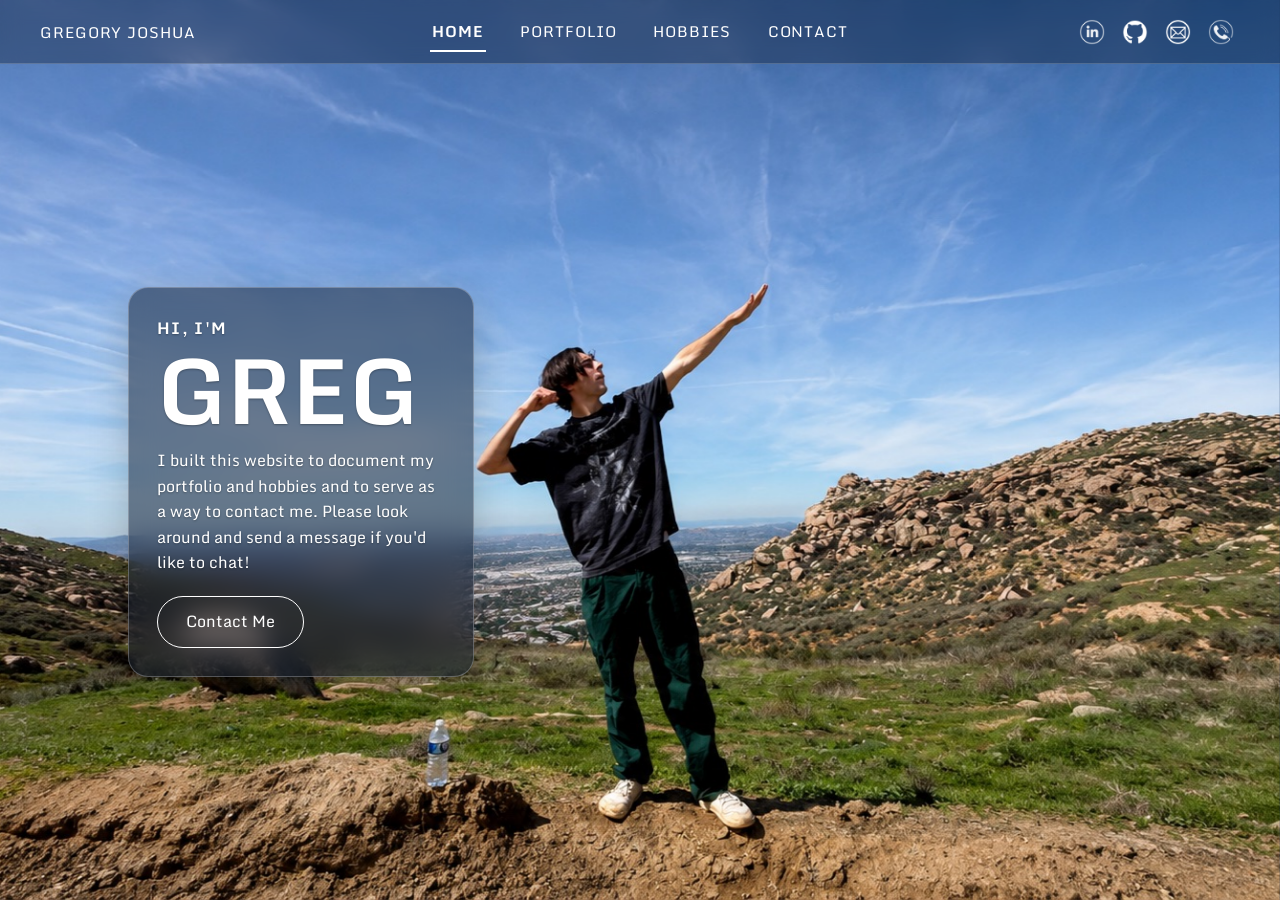
<file: index.html>
<!DOCTYPE html>
<html lang="en">
<head>
  <meta charset="UTF-8">
  <meta name="viewport" content="width=device-width, initial-scale=1.0">
  <title>Gregory Joshua</title>
  <meta name="description" content="Gregory Joshua: Data &amp; BI Analyst and Data &amp; Analytics Engineer. Portfolio, hobbies, and contact.">
  <link rel="stylesheet" href="css/styles.css">
  <link rel="preconnect" href="https://fonts.googleapis.com">
  <link rel="preconnect" href="https://fonts.gstatic.com" crossorigin>
  <link href="https://fonts.googleapis.com/css2?family=Monda:wght@400..700&display=swap" rel="stylesheet">

  <!-- Google tag (gtag.js) -->
  <script async src="https://www.googletagmanager.com/gtag/js?id=G-76E13KFPBY"></script>
  <script>
    window.dataLayer = window.dataLayer || [];
    function gtag(){dataLayer.push(arguments);}
    gtag('js', new Date());

    gtag('config', 'G-76E13KFPBY');
  </script>
</head>
<body class="home-page">
  <nav aria-label="Main">
    <a class="logo" href="index.html">Gregory Joshua</a>

    <input type="checkbox" id="nav-toggle" class="nav-toggle" aria-label="Toggle menu">
    <label for="nav-toggle" class="hamburger" aria-hidden="true"></label>

    <div class="nav-menu">
      <ul class="links">
        <li><a href="index.html" aria-current="page">Home</a></li>
        <li><a href="portfolio.html">Portfolio</a></li>
        <li><a href="hobbies.html">Hobbies</a></li>
        <li><a href="contact.html">Contact</a></li>
      </ul>
      <div class="icons">
        <a href="https://linkedin.com/in/gregjoshua" target="_blank" rel="noopener noreferrer"><img src="assets/icons/linkedin.png" alt="LinkedIn" width="26" height="26"></a>
        <a href="https://github.com/0GregoryJ" target="_blank" rel="noopener noreferrer"><img src="assets/icons/github.png" alt="GitHub" width="26" height="26"></a>
        <a href="mailto:gregjoshua11@gmail.com" title="gregjoshua11@gmail.com"><img src="assets/icons/email.png" alt="Email" width="26" height="26"></a>
        <a href="tel:650-924-8937" title="(650) 924-8937"><img src="assets/icons/phone.png" alt="Phone" width="26" height="26"></a>
      </div>
    </div>
  </nav>

  <main>
    <section class="title-card">
      <p class="eyebrow">Hi, I'm</p>
      <h1>Greg</h1>
      <p>I built this website to document my portfolio and hobbies and to serve as a way to contact me. Please look around and send a message if you'd like to chat!</p>
      <a class="button" href="contact.html">Contact Me</a>
    </section>
  </main>
</body>
</html>
</file>
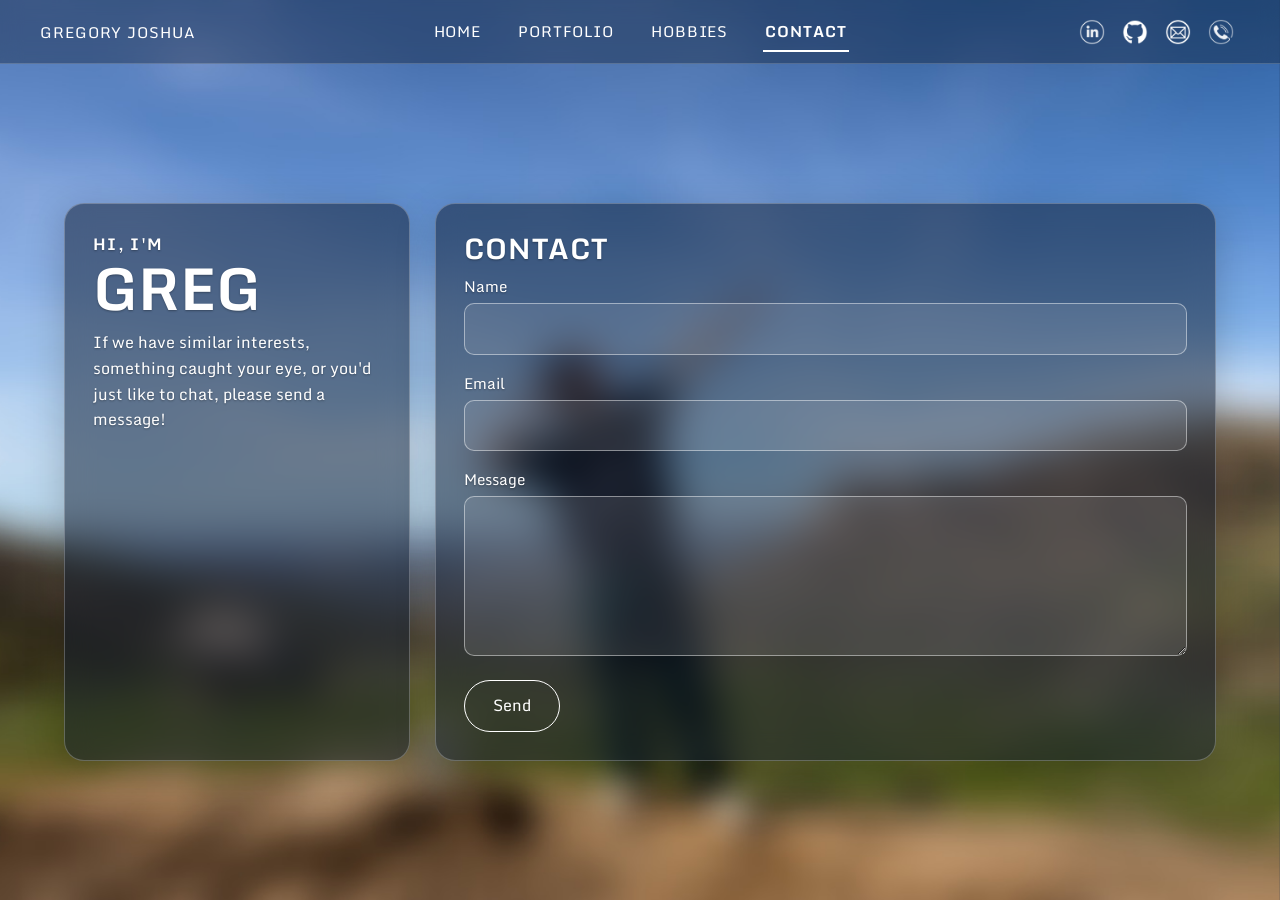
<file: contact.html>
<!DOCTYPE html>
<html lang="en">
<head>
  <meta charset="UTF-8">
  <meta name="viewport" content="width=device-width, initial-scale=1.0">
  <title>Contact — Gregory Joshua</title>
  <meta name="description" content="Send a message to Gregory Joshua.">
  <link rel="stylesheet" href="css/styles.css">
  <link rel="preconnect" href="https://fonts.googleapis.com">
  <link rel="preconnect" href="https://fonts.gstatic.com" crossorigin>
  <link href="https://fonts.googleapis.com/css2?family=Monda:wght@400..700&display=swap" rel="stylesheet">

  <!-- Google tag (gtag.js) -->
  <script async src="https://www.googletagmanager.com/gtag/js?id=G-76E13KFPBY"></script>
  <script>
    window.dataLayer = window.dataLayer || [];
    function gtag(){dataLayer.push(arguments);}
    gtag('js', new Date());

    gtag('config', 'G-76E13KFPBY');
  </script>
</head>
<body class="contact-page">
  <nav aria-label="Main">
    <a class="logo" href="index.html">Gregory Joshua</a>

    <input type="checkbox" id="nav-toggle" class="nav-toggle" aria-label="Toggle menu">
    <label for="nav-toggle" class="hamburger" aria-hidden="true"></label>

    <div class="nav-menu">
      <ul class="links">
        <li><a href="index.html">Home</a></li>
        <li><a href="portfolio.html">Portfolio</a></li>
        <li><a href="hobbies.html">Hobbies</a></li>
        <li><a href="contact.html" aria-current="page">Contact</a></li>
      </ul>
      <div class="icons">
        <a href="https://linkedin.com/in/gregjoshua" target="_blank" rel="noopener noreferrer"><img src="assets/icons/linkedin.png" alt="LinkedIn" width="26" height="26"></a>
        <a href="https://github.com/0GregoryJ" target="_blank" rel="noopener noreferrer"><img src="assets/icons/github.png" alt="GitHub" width="26" height="26"></a>
        <a href="mailto:gregjoshua11@gmail.com" title="gregjoshua11@gmail.com"><img src="assets/icons/email.png" alt="Email" width="26" height="26"></a>
        <a href="tel:650-924-8937" title="(650) 924-8937"><img src="assets/icons/phone.png" alt="Phone" width="26" height="26"></a>
      </div>
    </div>
  </nav>

  <main>
    <section class="title-card">
      <p class="eyebrow">Hi, I'm</p>
      <h1>Greg</h1>
      <p>If we have similar interests, something caught your eye, or you'd just like to chat, please send a message!</p>
    </section>

    <section class="main-card">
      <h2>Contact</h2>
      <form name="contact" method="POST" data-netlify="true">
        <div>
          <label for="name">Name</label>
          <input type="text" id="name" name="name" autocomplete="name" required>
        </div>
        <div>
          <label for="email">Email</label>
          <input type="email" id="email" name="email" autocomplete="email" required>
        </div>
        <div>
          <label for="message">Message</label>
          <textarea id="message" name="message" required></textarea>
        </div>
        <button class="button" type="submit">Send</button>
      </form>
    </section>
  </main>
</body>
</html>
</file>
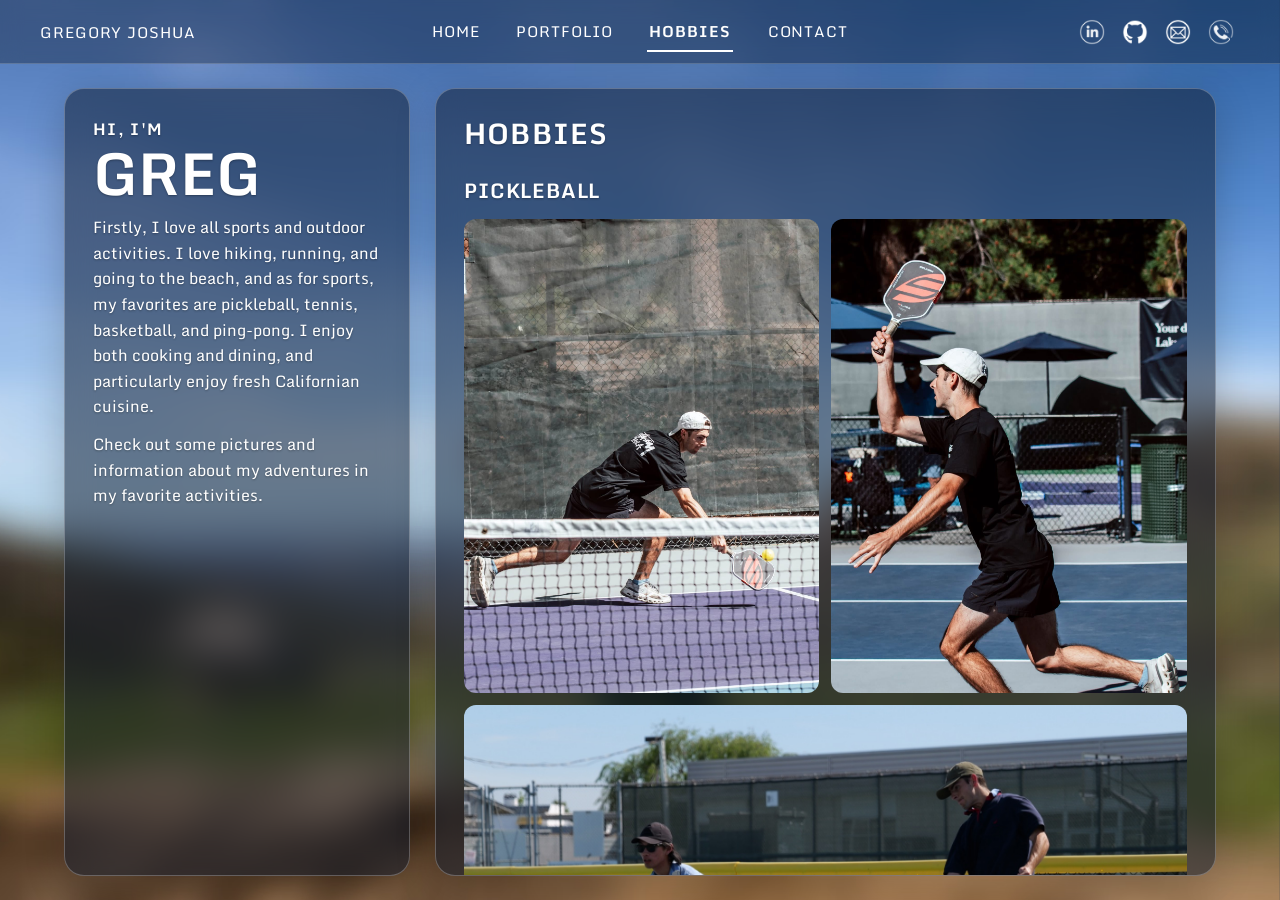
<file: hobbies.html>
<!DOCTYPE html>
<html lang="en">
<head>
  <meta charset="UTF-8">
  <meta name="viewport" content="width=device-width, initial-scale=1.0">
  <title>Hobbies — Gregory Joshua</title>
  <meta name="description" content="Pickleball, cooking, and the outdoors: what Gregory Joshua does outside of work.">
  <link rel="stylesheet" href="css/styles.css">
  <link rel="preconnect" href="https://fonts.googleapis.com">
  <link rel="preconnect" href="https://fonts.gstatic.com" crossorigin>
  <link href="https://fonts.googleapis.com/css2?family=Monda:wght@400..700&display=swap" rel="stylesheet">

  <!-- Google tag (gtag.js) -->
  <script async src="https://www.googletagmanager.com/gtag/js?id=G-76E13KFPBY"></script>
  <script>
    window.dataLayer = window.dataLayer || [];
    function gtag(){dataLayer.push(arguments);}
    gtag('js', new Date());

    gtag('config', 'G-76E13KFPBY');
  </script>
</head>
<body class="hobbies-page">
  <nav aria-label="Main">
    <a class="logo" href="index.html">Gregory Joshua</a>

    <input type="checkbox" id="nav-toggle" class="nav-toggle" aria-label="Toggle menu">
    <label for="nav-toggle" class="hamburger" aria-hidden="true"></label>

    <div class="nav-menu">
      <ul class="links">
        <li><a href="index.html">Home</a></li>
        <li><a href="portfolio.html">Portfolio</a></li>
        <li><a href="hobbies.html" aria-current="page">Hobbies</a></li>
        <li><a href="contact.html">Contact</a></li>
      </ul>
      <div class="icons">
        <a href="https://linkedin.com/in/gregjoshua" target="_blank" rel="noopener noreferrer"><img src="assets/icons/linkedin.png" alt="LinkedIn" width="26" height="26"></a>
        <a href="https://github.com/0GregoryJ" target="_blank" rel="noopener noreferrer"><img src="assets/icons/github.png" alt="GitHub" width="26" height="26"></a>
        <a href="mailto:gregjoshua11@gmail.com" title="gregjoshua11@gmail.com"><img src="assets/icons/email.png" alt="Email" width="26" height="26"></a>
        <a href="tel:650-924-8937" title="(650) 924-8937"><img src="assets/icons/phone.png" alt="Phone" width="26" height="26"></a>
      </div>
    </div>
  </nav>

  <main>
    <section class="title-card">
      <p class="eyebrow">Hi, I'm</p>
      <h1>Greg</h1>
      <p>Firstly, I love all sports and outdoor activities. I love hiking, running, and going to the beach, and as for sports, my favorites are pickleball, tennis, basketball, and ping-pong. I enjoy both cooking and dining, and particularly enjoy fresh Californian cuisine.</p>
      <p>Check out some pictures and information about my adventures in my favorite activities.</p>
    </section>

    <section class="main-card">
      <h2>Hobbies</h2>

      <h3 class="section-title">Pickleball</h3>
      <div class="gallery">
        <img class="tall" src="images/pickleball1.jpg" alt="Reaching low for a shot at the net during a pickleball game" width="1365" height="2048" loading="lazy">
        <img class="tall" src="images/pickleball2.jpg" alt="Mid-swing with a paddle during a pickleball game" width="1365" height="2048" loading="lazy">
        <img class="wide" src="images/pickleball3.jpg" alt="Two players in a pickleball rally with the ball in mid-air" width="1600" height="1066" loading="lazy">
      </div>

      <h3 class="section-title">Cooking</h3>
      <div class="gallery">
        <img class="square" src="images/food1.jpg" alt="Bowl with browned chicken, tzatziki, kale, cucumber, and a blood orange salad" width="1200" height="1083" loading="lazy">
        <img class="square" src="images/food3.jpg" alt="Bowl of roasted chicken and vegetables with tzatziki, topped with fresh dill" width="1200" height="1160" loading="lazy">
        <img class="wide" src="images/food2.jpg" alt="Everything bagel sandwich with egg and greens, next to a kale salad" width="1200" height="852" loading="lazy">
        <img class="square" src="images/food4.jpg" alt="Seared salmon on microgreens with sautéed zucchini and a lemon wedge" width="1200" height="1101" loading="lazy">
        <img class="square" src="images/food5.jpg" alt="Bowl topped with feta, pumpkin seeds, cucumber, microgreens, and blood orange" width="1200" height="1126" loading="lazy">
      </div>
    </section>
  </main>
</body>
</html>
</file>
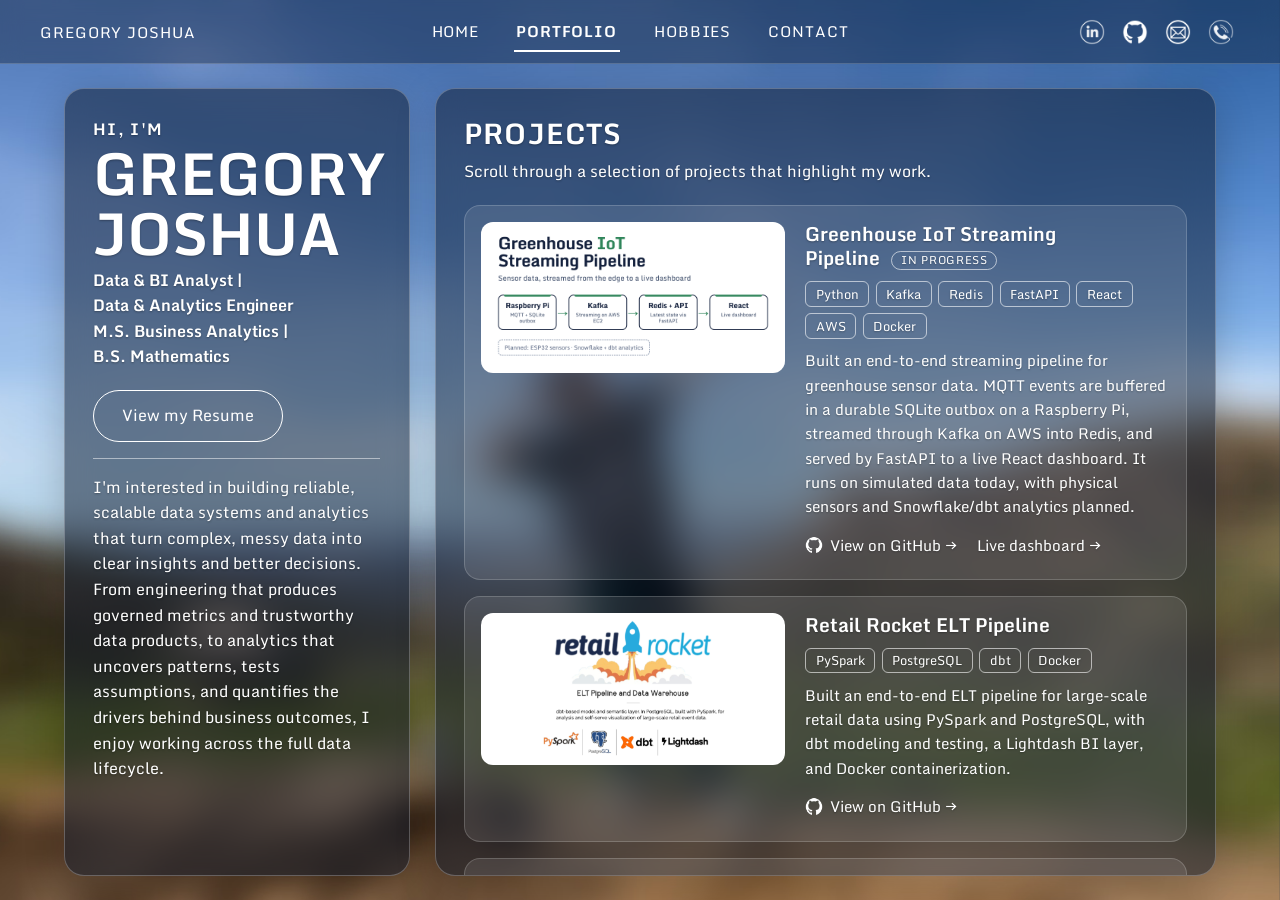
<file: portfolio.html>
<!DOCTYPE html>
<html lang="en">
<head>
  <meta charset="UTF-8">
  <meta name="viewport" content="width=device-width, initial-scale=1.0">
  <title>Portfolio — Gregory Joshua</title>
  <meta name="description" content="Projects by Gregory Joshua: data pipelines, dashboards, and analytics, including a live greenhouse IoT streaming pipeline.">
  <link rel="stylesheet" href="css/styles.css">
  <link rel="preconnect" href="https://fonts.googleapis.com">
  <link rel="preconnect" href="https://fonts.gstatic.com" crossorigin>
  <link href="https://fonts.googleapis.com/css2?family=Monda:wght@400..700&display=swap" rel="stylesheet">

  <!-- Google tag (gtag.js) -->
  <script async src="https://www.googletagmanager.com/gtag/js?id=G-76E13KFPBY"></script>
  <script>
    window.dataLayer = window.dataLayer || [];
    function gtag(){dataLayer.push(arguments);}
    gtag('js', new Date());

    gtag('config', 'G-76E13KFPBY');
  </script>
</head>
<body class="portfolio-page">
  <nav aria-label="Main">
    <a class="logo" href="index.html">Gregory Joshua</a>

    <input type="checkbox" id="nav-toggle" class="nav-toggle" aria-label="Toggle menu">
    <label for="nav-toggle" class="hamburger" aria-hidden="true"></label>

    <div class="nav-menu">
      <ul class="links">
        <li><a href="index.html">Home</a></li>
        <li><a href="portfolio.html" aria-current="page">Portfolio</a></li>
        <li><a href="hobbies.html">Hobbies</a></li>
        <li><a href="contact.html">Contact</a></li>
      </ul>
      <div class="icons">
        <a href="https://linkedin.com/in/gregjoshua" target="_blank" rel="noopener noreferrer"><img src="assets/icons/linkedin.png" alt="LinkedIn" width="26" height="26"></a>
        <a href="https://github.com/0GregoryJ" target="_blank" rel="noopener noreferrer"><img src="assets/icons/github.png" alt="GitHub" width="26" height="26"></a>
        <a href="mailto:gregjoshua11@gmail.com" title="gregjoshua11@gmail.com"><img src="assets/icons/email.png" alt="Email" width="26" height="26"></a>
        <a href="tel:650-924-8937" title="(650) 924-8937"><img src="assets/icons/phone.png" alt="Phone" width="26" height="26"></a>
      </div>
    </div>
  </nav>

  <main>
    <section class="title-card">
      <p class="eyebrow">Hi, I'm</p>
      <h1>Gregory<br>Joshua</h1>
      <p class="roles"><span>Data &amp; BI Analyst |</span> <span>Data &amp; Analytics Engineer</span></p>
      <p class="roles"><span>M.S. Business Analytics |</span> <span>B.S. Mathematics</span></p>
      <a class="button" href="assets/resume/Gregory-Joshua-Resume.pdf" target="_blank" rel="noopener noreferrer">View my Resume</a>
      <hr>
      <p>I'm interested in building reliable, scalable data systems and analytics that turn complex, messy data into clear insights and better decisions. From engineering that produces governed metrics and trustworthy data products, to analytics that uncovers patterns, tests assumptions, and quantifies the drivers behind business outcomes, I enjoy working across the full data lifecycle.</p>
    </section>

    <section class="main-card">
      <h2>Projects</h2>
      <p>Scroll through a selection of projects that highlight my work.</p>

      <div class="projects">
        <article class="project">
          <img src="images/GHthumbnail.png" alt="Diagram of the Greenhouse IoT pipeline: Raspberry Pi to Kafka to Redis and FastAPI to a React dashboard" width="1600" height="800">
          <div>
            <h3>Greenhouse IoT Streaming Pipeline <span class="status">In progress</span></h3>
            <ul class="tools">
              <li>Python</li>
              <li>Kafka</li>
              <li>Redis</li>
              <li>FastAPI</li>
              <li>React</li>
              <li>AWS</li>
              <li>Docker</li>
            </ul>
            <p>
              Built an end-to-end streaming pipeline for greenhouse sensor data. MQTT events are buffered in a durable SQLite outbox on a Raspberry Pi, streamed through Kafka on AWS into Redis, and served by FastAPI to a live React dashboard. It runs on simulated data today, with physical sensors and Snowflake/dbt analytics planned.
            </p>
            <p class="project-links">
              <a href="https://github.com/0GregoryJ/greenhouse-iot-streaming-pipeline" target="_blank" rel="noopener noreferrer">
                <img src="assets/icons/github.png" alt="" width="18" height="18">View on GitHub →
              </a>
              <a href="https://greenhouse.gregoryjoshua.com" target="_blank" rel="noopener noreferrer">Live dashboard →</a>
            </p>
          </div>
        </article>

        <article class="project">
          <img src="images/RRthumbnail.png" alt="Retail Rocket ELT pipeline and data warehouse, built with PySpark, PostgreSQL, dbt, and Lightdash" width="1926" height="956" loading="lazy">
          <div>
            <h3>Retail Rocket ELT Pipeline</h3>
            <ul class="tools">
              <li>PySpark</li>
              <li>PostgreSQL</li>
              <li>dbt</li>
              <li>Docker</li>
            </ul>
            <p>
              Built an end-to-end ELT pipeline for large-scale retail data using PySpark and PostgreSQL, with dbt modeling and testing, a Lightdash BI layer, and Docker containerization.
            </p>
            <p class="project-links">
              <a href="https://github.com/0GregoryJ/retail-rocket-elt-pipeline" target="_blank" rel="noopener noreferrer">
                <img src="assets/icons/github.png" alt="" width="18" height="18">View on GitHub →
              </a>
            </p>
          </div>
        </article>

        <article class="project">
          <img src="images/BWdashboard.png" alt="Tableau dashboard of Bay Wheels trips showing station rebalancing and member versus casual demand" width="2500" height="1554" loading="lazy">
          <div>
            <h3>Bay Wheels Analysis</h3>
            <ul class="tools">
              <li>Python</li>
              <li>Parquet</li>
              <li>Tableau</li>
              <li>Data Analysis</li>
            </ul>
            <p>
              Ingested, cleaned, and analyzed 10M+ Bay Wheels bike share trips. Built an interactive Tableau dashboard and wrote an executive summary to surface KPIs, visualize demand patterns, and make station rebalancing recommendations.
            </p>
            <p class="project-links">
              <a href="https://github.com/0GregoryJ/Bay-Wheels-Operations-Analysis" target="_blank" rel="noopener noreferrer">
                <img src="assets/icons/github.png" alt="" width="18" height="18">View on GitHub →
              </a>
            </p>
          </div>
        </article>

        <article class="project">
          <img src="images/GJthumbnail.jpg" alt="Screenshot of the gregoryjoshua.com home page" width="1440" height="800" loading="lazy">
          <div>
            <h3>gregoryjoshua.com</h3>
            <ul class="tools">
              <li>HTML5</li>
              <li>CSS3</li>
              <li>JavaScript</li>
              <li>Netlify</li>
            </ul>
            <p>
              Wrote responsive HTML and CSS to create a personal website that communicates information both via content and style.
            </p>
            <p class="project-links">
              <a href="https://github.com/0GregoryJ/gregoryjoshua-website" target="_blank" rel="noopener noreferrer">
                <img src="assets/icons/github.png" alt="" width="18" height="18">View on GitHub →
              </a>
            </p>
          </div>
        </article>
      </div>

      <p class="more-soon">More projects coming soon...</p>
    </section>
  </main>
</body>
</html>
</file>
<file: css/styles.css>
/* ==========================================================================
   gregoryjoshua.com

   1. Setup          5. Project cards
   2. Navigation     6. Hobbies gallery
   3. Cards          7. Contact form
   4. Title card     8. Phones and small tablets
   ========================================================================== */


/* 1. Setup
   -------------------------------------------------------------------------- */
:root {
  /* Dark, blue-tinted glass keeps white text readable even over the bright sky */
  --glass: rgba(10, 22, 42, 0.5);
  --glass-border: rgba(255, 255, 255, 0.25);
  --tile: rgba(255, 255, 255, 0.1);
  --tile-border: rgba(255, 255, 255, 0.18);
  --radius: 20px;
  --nav-height: 4rem;
}

*,
*::before,
*::after {
  margin: 0;
  padding: 0;
  box-sizing: border-box;
}

html {
  background-color: #1d3557; /* only visible for a moment while the photo loads */
}

body {
  min-height: 100vh;
  min-height: 100dvh; /* "dynamic" height: matches what's visible on iPhone Safari */
  display: flex;
  flex-direction: column;
  padding-top: var(--nav-height); /* room for the fixed nav */
  font-family: "Monda", sans-serif;
  font-size: 1rem;
  line-height: 1.6;
  color: #fff;
  --bg: url("../images/hero-blur.jpg");
}

.home-page {
  --bg: url("../images/hero.jpg");
}

/* Background photo, pinned to the screen. It never scrolls, never leaves a gap,
   and (unlike background-attachment: fixed) it also works on iPhones. */
body::before {
  content: "";
  position: fixed;
  inset: 0;
  z-index: -1;
  background: var(--bg) center / cover no-repeat;
}

img {
  display: block;
  max-width: 100%;
  height: auto;
}

ul {
  list-style: none;
}

h1,
h2,
h3 {
  text-wrap: balance;
}

/* Visible keyboard focus (never remove outlines without replacing them) */
:focus-visible {
  outline: 2px solid #fff;
  outline-offset: 3px;
}


/* 2. Navigation
   -------------------------------------------------------------------------- */
nav {
  position: fixed;
  inset: 0 0 auto 0;
  z-index: 100;
  height: var(--nav-height);
  display: grid;
  grid-template-columns: 1fr auto 1fr;
  align-items: center;
  padding-inline: clamp(1rem, 4vw, 2.5rem);
  font-size: 0.95rem;
  letter-spacing: 0.06em;
  text-transform: uppercase;
}

/* Frosted strip behind the nav so the text is readable over any part of the photo.
   It's a pseudo-element on purpose: a blur on <nav> itself would break the
   full-screen mobile menu. */
nav::before {
  content: "";
  position: absolute;
  inset: 0;
  z-index: -1;
  background: rgba(10, 22, 42, 0.35);
  backdrop-filter: blur(10px);
  -webkit-backdrop-filter: blur(10px);
  border-bottom: 1px solid var(--tile-border);
}

.logo {
  justify-self: start;
  color: inherit;
  text-decoration: none;
}

/* On desktop the wrapper disappears and links/icons sit directly in the nav grid */
.nav-menu {
  display: contents;
}

.links {
  display: flex;
  gap: clamp(1rem, 2.5vw, 2rem);
}

.links a {
  display: inline-block;
  padding: 0.4rem 0.15rem;
  color: inherit;
  text-decoration: none;
  border-bottom: 2px solid transparent;
}

.links a:hover,
.links a[aria-current="page"] {
  border-bottom-color: #fff;
}

.links a[aria-current="page"] {
  font-weight: 700;
}

.icons {
  justify-self: end;
  display: flex;
  align-items: center;
  gap: 0.25rem;
}

.icons a {
  display: flex;
  padding: 0.4rem;
  border-radius: 50%;
  transition: background-color 0.2s ease;
}

.icons a:hover {
  background-color: rgba(255, 255, 255, 0.18);
}

.icons img {
  width: 26px;
  height: 26px;
}

/* Mobile menu controls (shown in section 8). The checkbox is invisible but
   still reachable with the keyboard. */
.nav-toggle {
  position: absolute;
  width: 1px;
  height: 1px;
  opacity: 0;
}

.hamburger {
  display: none;
}


/* 3. Cards
   -------------------------------------------------------------------------- */
main {
  display: flex;
  justify-content: center;
  align-items: stretch; /* both cards are always the same height */
  gap: clamp(1rem, 2vw, 2rem);
  width: 100%;
  max-width: 100rem;
  max-height: calc(100vh - var(--nav-height) - 3rem);
  max-height: calc(100dvh - var(--nav-height) - 3rem);
  margin: auto; /* centers the cards in the space below the nav */
  padding-inline: clamp(1rem, 5vw, 5rem);
}

/* Home page: just the one card, on the left so the photo shows on the right */
.home-page main {
  justify-content: flex-start;
  padding-left: clamp(1rem, 10vw, 12rem);
}

.title-card,
.main-card {
  min-height: 0;
  padding: clamp(1.25rem, 2.2vw, 2rem);
  overflow-y: auto; /* long content scrolls inside the card */
  scrollbar-width: thin;
  scrollbar-color: rgba(255, 255, 255, 0.5) transparent;
  background: var(--glass);
  backdrop-filter: blur(14px);
  -webkit-backdrop-filter: blur(14px);
  border: 1px solid var(--glass-border);
  border-radius: var(--radius);
  box-shadow: 0 10px 40px rgba(0, 0, 0, 0.2);
  text-shadow: 0 1px 2px rgba(0, 0, 0, 0.3);
}

.title-card {
  flex: 0 0 clamp(17rem, 27vw, 25rem);
}

.main-card {
  flex: 1 1 0;
  min-width: 0;
  max-width: 60rem;
  container-type: inline-size; /* lets project cards react to the card's width (section 5) */
}

.main-card h2 {
  font-size: clamp(1.5rem, 2.2vw, 2rem);
  line-height: 1.2;
  letter-spacing: 0.04em;
  text-transform: uppercase;
}

.main-card h2 + p {
  margin-top: 0.5rem;
}

/* Pill button, used for links ("Contact Me") and the form's Send button */
.button {
  display: inline-block;
  padding: 0.75rem 1.75rem;
  font: inherit;
  color: #fff;
  text-decoration: none;
  text-shadow: none;
  background-color: transparent;
  border: 1px solid #fff;
  border-radius: 999px;
  cursor: pointer;
  transition: background-color 0.25s ease, color 0.25s ease;
}

.button:hover,
.button:focus-visible {
  color: #0a162a;
  background-color: #fff;
}


/* 4. Title card
   -------------------------------------------------------------------------- */
.title-card > * + * {
  margin-top: 0.75rem;
}

.eyebrow {
  font-weight: 700;
  letter-spacing: 0.08em;
  text-transform: uppercase;
}

.title-card h1 {
  font-size: clamp(2.75rem, 4.5vw, 4rem);
  line-height: 1.05;
  text-transform: uppercase;
}

.home-page .title-card h1 {
  font-size: clamp(3.5rem, 7vw, 6rem);
}

.title-card .eyebrow + h1 {
  margin-top: 0;
}

.title-card .roles {
  margin-top: 0.25rem;
  font-weight: 700;
  text-wrap: balance;
}

.title-card .roles + .roles {
  margin-top: 0;
}

/* Keep each phrase together, so lines only ever break after the "|" */
.roles span {
  white-space: nowrap;
}

.title-card hr {
  margin-block: 1rem;
  border: 0;
  border-top: 1px solid rgba(255, 255, 255, 0.5);
}

.title-card .button {
  margin-top: 1.25rem;
}


/* 5. Project cards (portfolio page)
   -------------------------------------------------------------------------- */
.projects {
  display: grid;
  gap: 1rem;
  margin-top: 1.25rem;
}

.project {
  display: grid;
  grid-template-columns: minmax(0, 5fr) minmax(0, 6fr); /* image | text */
  align-items: start;
  gap: 1.25rem;
  padding: 1rem;
  background: var(--tile);
  border: 1px solid var(--tile-border);
  border-radius: 16px;
}

.project > img {
  width: 100%;
  aspect-ratio: 2 / 1; /* matches the thumbnails, so nothing important gets cropped */
  object-fit: cover;
  background: #fff;
  border-radius: 12px;
}

.project h3 {
  font-size: 1.2rem;
  line-height: 1.3;
}

/* Small "In progress" label next to a project title */
.status {
  display: inline-block;
  margin-left: 0.4rem;
  padding: 0.05rem 0.55rem;
  font-size: 0.7rem;
  font-weight: 400;
  letter-spacing: 0.06em;
  text-transform: uppercase;
  vertical-align: middle;
  border: 1px solid rgba(255, 255, 255, 0.6);
  border-radius: 999px;
}

.tools {
  display: flex;
  flex-wrap: wrap;
  gap: 0.4rem;
  margin-block: 0.6rem;
}

.tools li {
  padding: 0.1rem 0.6rem;
  font-size: 0.8rem;
  border: 1px solid rgba(255, 255, 255, 0.6);
  border-radius: 6px;
}

.project p {
  font-size: 0.95rem;
}

.project-links {
  display: flex;
  flex-wrap: wrap;
  gap: 0.25rem 1.25rem;
  margin-top: 0.6rem;
}

.project-links a {
  display: inline-flex;
  align-items: center;
  gap: 0.4rem;
  padding-block: 0.3rem;
  font-size: 0.95rem;
  color: #fff;
  text-decoration: none;
  border-bottom: 1px solid transparent;
}

.project-links a:hover {
  border-bottom-color: #fff;
}

.project-links img {
  width: 1.15rem;
  height: 1.15rem;
}

.more-soon {
  margin-top: 1.25rem;
  text-align: center;
  font-style: italic;
}

/* When the card is narrow (phones, small windows), stack image above text */
@container (max-width: 34rem) {
  .project {
    grid-template-columns: 1fr;
  }
}


/* 6. Hobbies gallery
   -------------------------------------------------------------------------- */
.section-title {
  margin-top: 1.5rem;
  font-size: 1.25rem;
  letter-spacing: 0.04em;
  text-transform: uppercase;
}

.gallery {
  display: grid;
  grid-template-columns: repeat(2, 1fr);
  gap: 0.75rem;
  margin-top: 0.75rem;
}

.gallery img {
  width: 100%;
  object-fit: cover;
  border-radius: 12px;
}

.gallery .tall {
  aspect-ratio: 3 / 4;
}

.gallery .square {
  aspect-ratio: 1;
}

.gallery .wide {
  grid-column: 1 / -1;
  aspect-ratio: 3 / 2;
}


/* 7. Contact form
   -------------------------------------------------------------------------- */
form {
  display: grid;
  gap: 1rem;
  margin-top: 0.5rem;
}

form label {
  display: block;
  margin-bottom: 0.3rem;
  font-size: 0.95rem;
}

form input,
form textarea {
  width: 100%;
  padding: 0.75rem 1rem;
  font: inherit; /* 1rem text also stops iPhones from zooming in on focus */
  color: #fff;
  text-shadow: none;
  background: rgba(255, 255, 255, 0.1);
  border: 1px solid rgba(255, 255, 255, 0.45);
  border-radius: 10px;
}

form textarea {
  min-height: 10rem;
  resize: vertical;
}

form input:focus,
form textarea:focus {
  outline: 2px solid #fff;
  outline-offset: 2px;
  border-color: #fff;
}

form .button {
  justify-self: start;
}


/* 8. Phones and small tablets
   -------------------------------------------------------------------------- */
@media (max-width: 850px) {

  /* --- Nav: hamburger button + full-screen menu --- */
  nav {
    display: flex;
    justify-content: space-between;
  }

  .logo,
  .hamburger {
    position: relative;
    z-index: 2; /* stay above the open menu so it can be closed */
  }

  .hamburger {
    display: block;
    padding: 0.25rem 0.5rem;
    font-size: 1.75rem;
    line-height: 1;
    letter-spacing: 0;
    cursor: pointer;
  }

  .hamburger::before {
    content: "\2630"; /* ☰ */
  }

  .nav-toggle:checked + .hamburger::before {
    content: "\2715"; /* ✕ */
  }

  .nav-toggle:focus-visible + .hamburger {
    outline: 2px solid #fff;
    outline-offset: 2px;
  }

  .nav-menu {
    display: none;
    position: fixed;
    inset: 0;
    z-index: 1;
    flex-direction: column;
    align-items: center;
    justify-content: center;
    gap: 2.5rem;
    padding: var(--nav-height) 1rem 1rem;
    background: rgba(8, 16, 32, 0.94);
    backdrop-filter: blur(12px);
    -webkit-backdrop-filter: blur(12px);
  }

  .nav-toggle:checked ~ .nav-menu {
    display: flex;
  }

  body:has(.nav-toggle:checked) {
    overflow: hidden; /* don't scroll the page behind the open menu */
  }

  .links {
    flex-direction: column;
    align-items: center;
    gap: 1rem;
    font-size: 1.4rem;
  }

  .icons {
    gap: 0.75rem;
  }

  .icons a {
    padding: 0.6rem; /* ~45px tap target */
  }

  /* --- Cards: stack and let the page scroll normally --- */
  main {
    flex-direction: column;
    max-width: 40rem;
    max-height: none;
    margin: 0 auto;
    padding: 1rem;
  }

  .title-card,
  .main-card {
    flex: none;
    max-width: none;
    overflow: visible;
  }

  /* Home page: card sits low so the photo shows above it */
  .home-page main {
    margin-top: auto;
    padding-left: 1rem;
  }
}

@media (max-width: 480px) {
  /* Photos get a full-width row each so they're big enough to enjoy */
  .gallery {
    grid-template-columns: 1fr;
  }

  .gallery .wide {
    grid-column: auto;
  }
}
</file>
